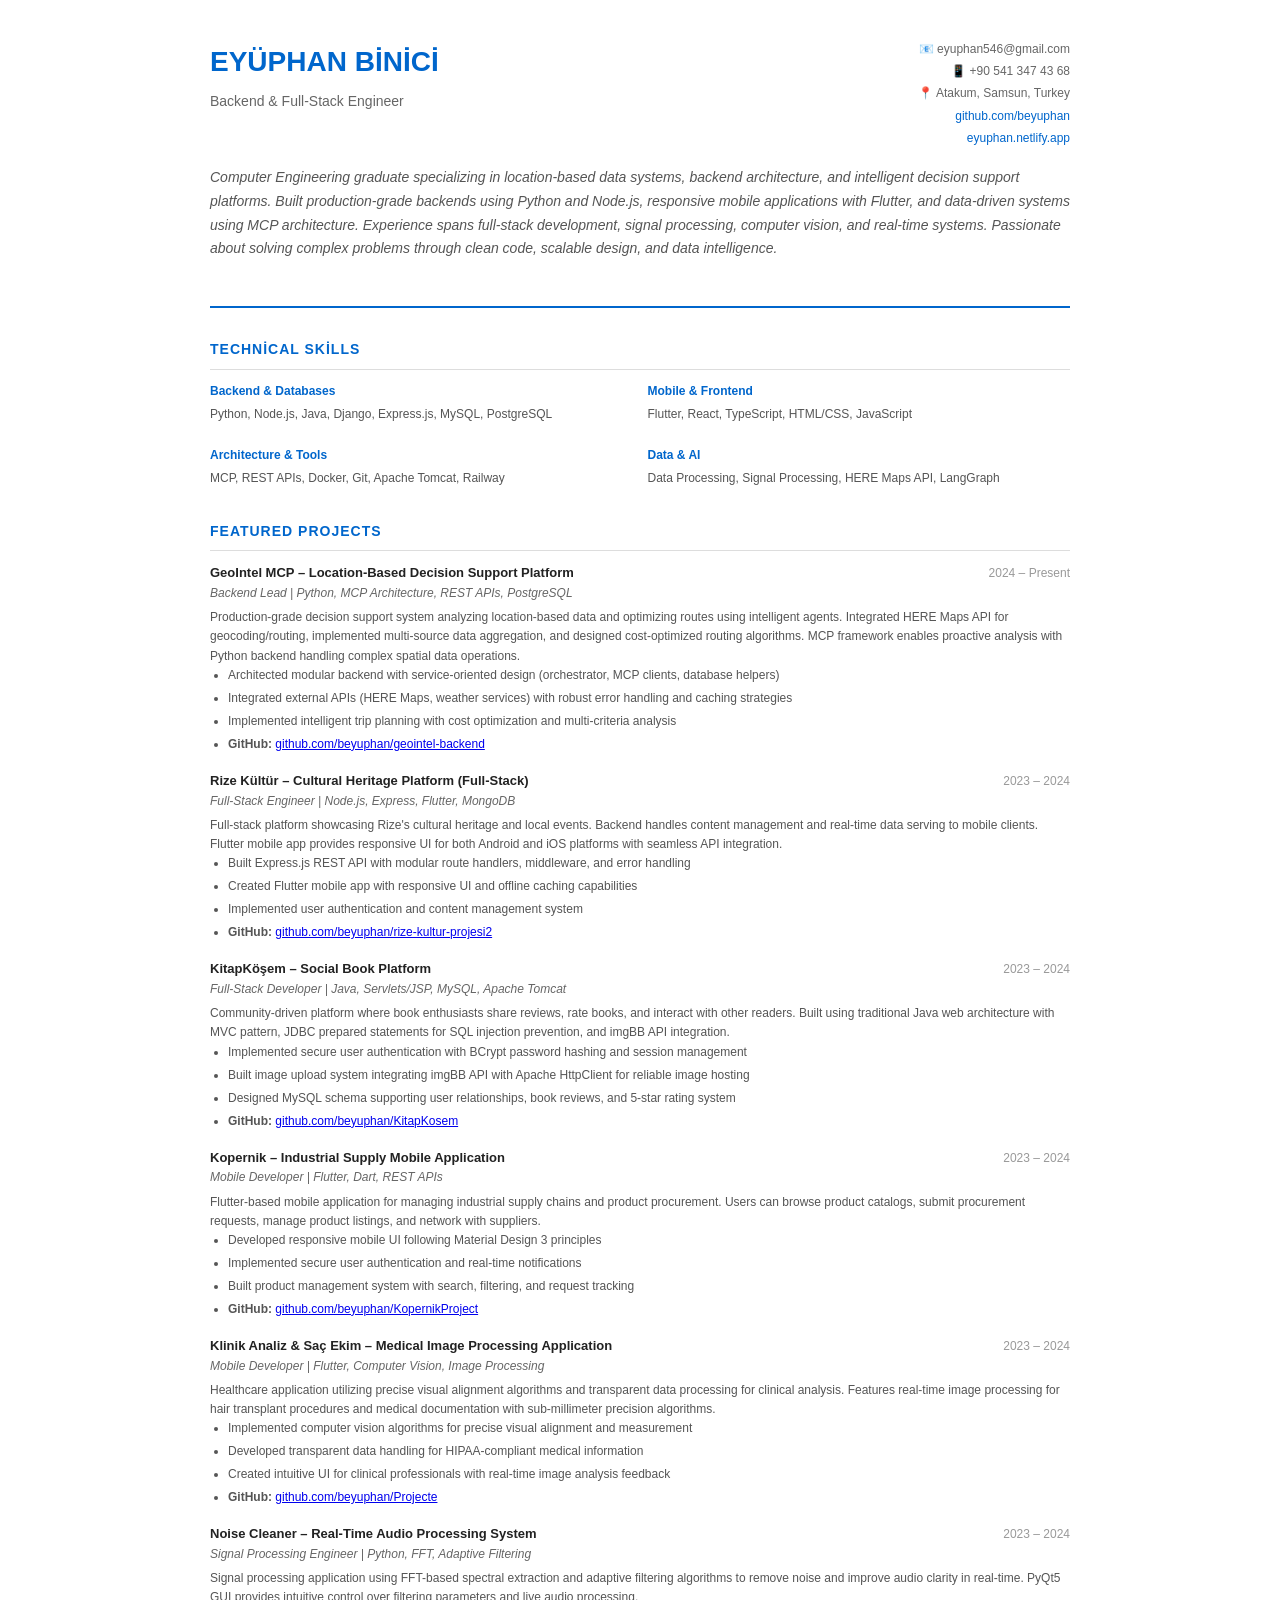
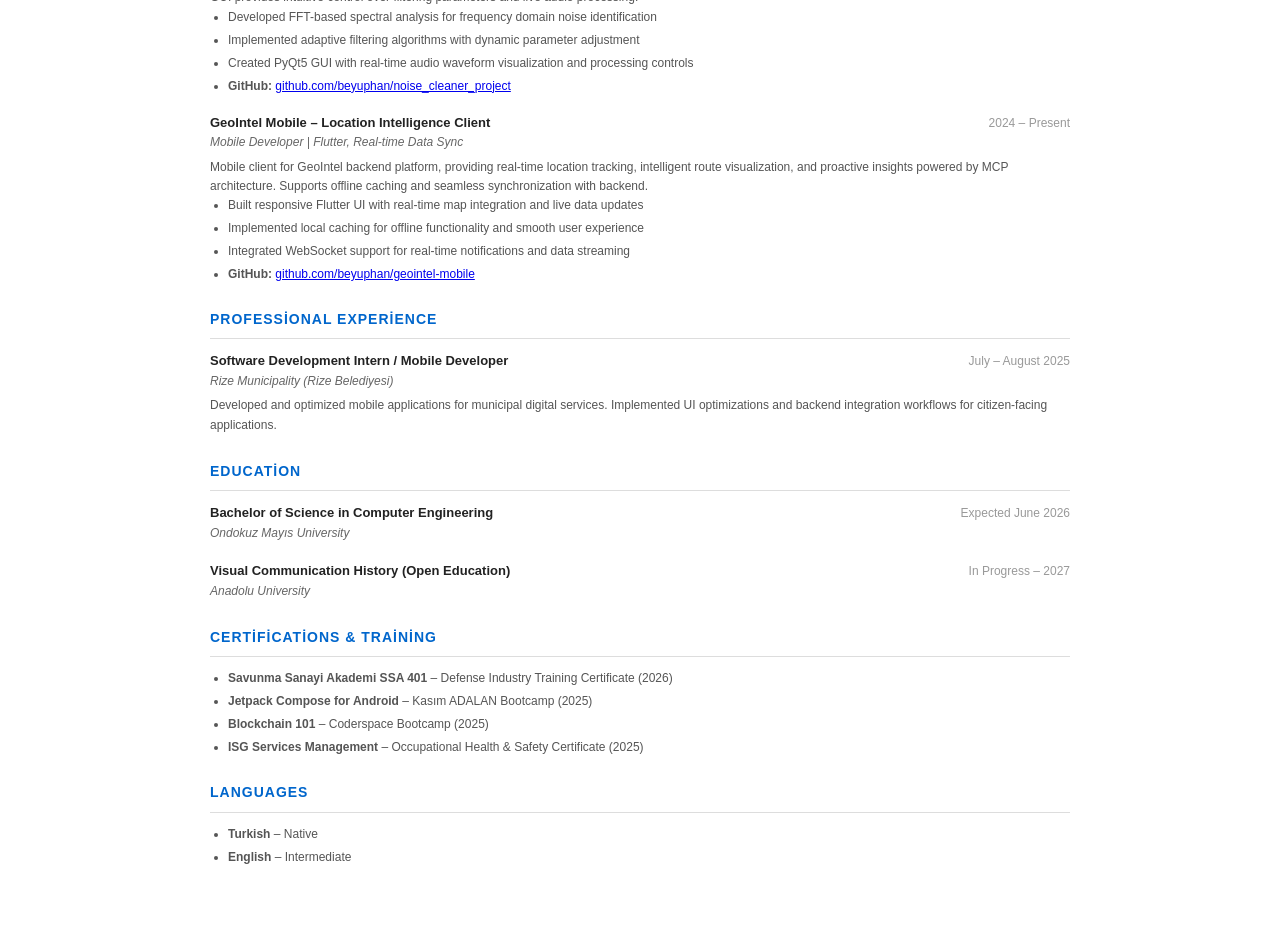
<file: cv.html>
<!DOCTYPE html>
<html lang="tr">
<head>
    <meta charset="UTF-8">
    <meta name="viewport" content="width=device-width, initial-scale=1.0">
    <title>Eyüphan Binici - Backend Engineer</title>
    <style>
        * {
            margin: 0;
            padding: 0;
            box-sizing: border-box;
        }

        body {
            font-family: -apple-system, BlinkMacSystemFont, 'Segoe UI', Roboto, 'Helvetica Neue', Arial, sans-serif;
            line-height: 1.6;
            color: #333;
            background: white;
        }

        .container {
            max-width: 900px;
            margin: 0 auto;
            padding: 40px 20px;
        }

        header {
            margin-bottom: 30px;
            border-bottom: 2px solid #0066cc;
            padding-bottom: 20px;
        }

        .header-top {
            display: flex;
            justify-content: space-between;
            align-items: flex-start;
            margin-bottom: 15px;
        }

        h1 {
            font-size: 28px;
            font-weight: 700;
            color: #0066cc;
            margin-bottom: 5px;
        }

        .subtitle {
            font-size: 14px;
            color: #666;
            font-weight: 500;
        }

        .contact-info {
            font-size: 12px;
            color: #666;
            text-align: right;
        }

        .contact-info p {
            margin-bottom: 3px;
        }

        .contact-info a {
            color: #0066cc;
            text-decoration: none;
        }

        .contact-info a:hover {
            text-decoration: underline;
        }

        .summary {
            font-size: 14px;
            color: #555;
            font-style: italic;
            line-height: 1.7;
            margin-bottom: 25px;
        }

        section {
            margin-bottom: 25px;
        }

        h2 {
            font-size: 14px;
            font-weight: 700;
            color: #0066cc;
            text-transform: uppercase;
            letter-spacing: 1px;
            margin-bottom: 12px;
            padding-bottom: 8px;
            border-bottom: 1px solid #ddd;
        }

        .entry {
            margin-bottom: 18px;
        }

        .entry-header {
            display: flex;
            justify-content: space-between;
            align-items: baseline;
            margin-bottom: 5px;
        }

        .entry-title {
            font-weight: 600;
            font-size: 13px;
            color: #222;
        }

        .entry-subtitle {
            font-size: 12px;
            color: #666;
            font-style: italic;
        }

        .entry-date {
            font-size: 12px;
            color: #999;
            font-weight: 500;
        }

        .entry-description {
            font-size: 12px;
            color: #555;
            line-height: 1.6;
            margin-top: 4px;
        }

        .skills-grid {
            display: grid;
            grid-template-columns: repeat(2, 1fr);
            gap: 15px;
            font-size: 12px;
        }

        .skill-category {
            margin-bottom: 8px;
        }

        .skill-label {
            font-weight: 600;
            color: #0066cc;
            margin-bottom: 4px;
        }

        .skill-list {
            color: #555;
            line-height: 1.5;
        }

        .badge {
            display: inline-block;
            background: #f0f4f8;
            color: #0066cc;
            padding: 3px 8px;
            border-radius: 3px;
            margin-right: 5px;
            margin-bottom: 5px;
            font-size: 11px;
        }

        ul {
            margin-left: 18px;
            font-size: 12px;
            color: #555;
        }

        ul li {
            margin-bottom: 5px;
            line-height: 1.5;
        }

        @media print {
            body {
                padding: 0;
            }
            .container {
                padding: 20px;
                max-width: 100%;
            }
            header {
                margin-bottom: 20px;
            }
        }

        @media (max-width: 600px) {
            .header-top {
                flex-direction: column;
            }
            .contact-info {
                text-align: left;
                margin-top: 10px;
            }
            .skills-grid {
                grid-template-columns: 1fr;
            }
        }
    </style>
</head>
<body>
    <div class="container">
        <header>
            <div class="header-top">
                <div>
                    <h1>EYÜPHAN BİNİCİ</h1>
                    <p class="subtitle">Backend & Full-Stack Engineer</p>
                </div>
                <div class="contact-info">
                    <p>📧 eyuphan546@gmail.com</p>
                    <p>📱 +90 541 347 43 68</p>
                    <p>📍 Atakum, Samsun, Turkey</p>
                    <p><a href="https://github.com/beyuphan">github.com/beyuphan</a></p>
                    <p><a href="https://eyuphan.netlify.app">eyuphan.netlify.app</a></p>
                </div>
            </div>
            <p class="summary">
                Computer Engineering graduate specializing in location-based data systems, backend architecture, and intelligent decision support platforms.
                Built production-grade backends using Python and Node.js, responsive mobile applications with Flutter, and data-driven systems using MCP architecture.
                Experience spans full-stack development, signal processing, computer vision, and real-time systems. Passionate about solving complex problems through clean code, scalable design, and data intelligence.
            </p>
        </header>

        <!-- Technical Skills -->
        <section>
            <h2>Technical Skills</h2>
            <div class="skills-grid">
                <div class="skill-category">
                    <div class="skill-label">Backend & Databases</div>
                    <div class="skill-list">Python, Node.js, Java, Django, Express.js, MySQL, PostgreSQL</div>
                </div>
                <div class="skill-category">
                    <div class="skill-label">Mobile & Frontend</div>
                    <div class="skill-list">Flutter, React, TypeScript, HTML/CSS, JavaScript</div>
                </div>
                <div class="skill-category">
                    <div class="skill-label">Architecture & Tools</div>
                    <div class="skill-list">MCP, REST APIs, Docker, Git, Apache Tomcat, Railway</div>
                </div>
                <div class="skill-category">
                    <div class="skill-label">Data & AI</div>
                    <div class="skill-list">Data Processing, Signal Processing, HERE Maps API, LangGraph</div>
                </div>
            </div>
        </section>

        <!-- Featured Projects -->
        <section>
            <h2>Featured Projects</h2>

            <div class="entry">
                <div class="entry-header">
                    <div>
                        <div class="entry-title">GeoIntel MCP – Location-Based Decision Support Platform</div>
                        <div class="entry-subtitle">Backend Lead | Python, MCP Architecture, REST APIs, PostgreSQL</div>
                    </div>
                    <div class="entry-date">2024 – Present</div>
                </div>
                <div class="entry-description">
                    Production-grade decision support system analyzing location-based data and optimizing routes using intelligent agents.
                    Integrated HERE Maps API for geocoding/routing, implemented multi-source data aggregation, and designed cost-optimized routing algorithms.
                    MCP framework enables proactive analysis with Python backend handling complex spatial data operations.
                </div>
                <ul>
                    <li>Architected modular backend with service-oriented design (orchestrator, MCP clients, database helpers)</li>
                    <li>Integrated external APIs (HERE Maps, weather services) with robust error handling and caching strategies</li>
                    <li>Implemented intelligent trip planning with cost optimization and multi-criteria analysis</li>
                    <li><strong>GitHub:</strong> <a href="https://github.com/beyuphan/geointel-backend">github.com/beyuphan/geointel-backend</a></li>
                </ul>
            </div>

            <div class="entry">
                <div class="entry-header">
                    <div>
                        <div class="entry-title">Rize Kültür – Cultural Heritage Platform (Full-Stack)</div>
                        <div class="entry-subtitle">Full-Stack Engineer | Node.js, Express, Flutter, MongoDB</div>
                    </div>
                    <div class="entry-date">2023 – 2024</div>
                </div>
                <div class="entry-description">
                    Full-stack platform showcasing Rize's cultural heritage and local events. Backend handles content management and real-time data serving to mobile clients.
                    Flutter mobile app provides responsive UI for both Android and iOS platforms with seamless API integration.
                </div>
                <ul>
                    <li>Built Express.js REST API with modular route handlers, middleware, and error handling</li>
                    <li>Created Flutter mobile app with responsive UI and offline caching capabilities</li>
                    <li>Implemented user authentication and content management system</li>
                    <li><strong>GitHub:</strong> <a href="https://github.com/beyuphan/rize-kultur-projesi2">github.com/beyuphan/rize-kultur-projesi2</a></li>
                </ul>
            </div>

            <div class="entry">
                <div class="entry-header">
                    <div>
                        <div class="entry-title">KitapKöşem – Social Book Platform</div>
                        <div class="entry-subtitle">Full-Stack Developer | Java, Servlets/JSP, MySQL, Apache Tomcat</div>
                    </div>
                    <div class="entry-date">2023 – 2024</div>
                </div>
                <div class="entry-description">
                    Community-driven platform where book enthusiasts share reviews, rate books, and interact with other readers.
                    Built using traditional Java web architecture with MVC pattern, JDBC prepared statements for SQL injection prevention, and imgBB API integration.
                </div>
                <ul>
                    <li>Implemented secure user authentication with BCrypt password hashing and session management</li>
                    <li>Built image upload system integrating imgBB API with Apache HttpClient for reliable image hosting</li>
                    <li>Designed MySQL schema supporting user relationships, book reviews, and 5-star rating system</li>
                    <li><strong>GitHub:</strong> <a href="https://github.com/beyuphan/KitapKosem">github.com/beyuphan/KitapKosem</a></li>
                </ul>
            </div>

            <div class="entry">
                <div class="entry-header">
                    <div>
                        <div class="entry-title">Kopernik – Industrial Supply Mobile Application</div>
                        <div class="entry-subtitle">Mobile Developer | Flutter, Dart, REST APIs</div>
                    </div>
                    <div class="entry-date">2023 – 2024</div>
                </div>
                <div class="entry-description">
                    Flutter-based mobile application for managing industrial supply chains and product procurement.
                    Users can browse product catalogs, submit procurement requests, manage product listings, and network with suppliers.
                </div>
                <ul>
                    <li>Developed responsive mobile UI following Material Design 3 principles</li>
                    <li>Implemented secure user authentication and real-time notifications</li>
                    <li>Built product management system with search, filtering, and request tracking</li>
                    <li><strong>GitHub:</strong> <a href="https://github.com/beyuphan/KopernikProject">github.com/beyuphan/KopernikProject</a></li>
                </ul>
            </div>

            <div class="entry">
                <div class="entry-header">
                    <div>
                        <div class="entry-title">Klinik Analiz & Saç Ekim – Medical Image Processing Application</div>
                        <div class="entry-subtitle">Mobile Developer | Flutter, Computer Vision, Image Processing</div>
                    </div>
                    <div class="entry-date">2023 – 2024</div>
                </div>
                <div class="entry-description">
                    Healthcare application utilizing precise visual alignment algorithms and transparent data processing for clinical analysis.
                    Features real-time image processing for hair transplant procedures and medical documentation with sub-millimeter precision algorithms.
                </div>
                <ul>
                    <li>Implemented computer vision algorithms for precise visual alignment and measurement</li>
                    <li>Developed transparent data handling for HIPAA-compliant medical information</li>
                    <li>Created intuitive UI for clinical professionals with real-time image analysis feedback</li>
                    <li><strong>GitHub:</strong> <a href="https://github.com/beyuphan/Projecte">github.com/beyuphan/Projecte</a></li>
                </ul>
            </div>

            <div class="entry">
                <div class="entry-header">
                    <div>
                        <div class="entry-title">Noise Cleaner – Real-Time Audio Processing System</div>
                        <div class="entry-subtitle">Signal Processing Engineer | Python, FFT, Adaptive Filtering</div>
                    </div>
                    <div class="entry-date">2023 – 2024</div>
                </div>
                <div class="entry-description">
                    Signal processing application using FFT-based spectral extraction and adaptive filtering algorithms
                    to remove noise and improve audio clarity in real-time. PyQt5 GUI provides intuitive control over filtering parameters and live audio processing.
                </div>
                <ul>
                    <li>Developed FFT-based spectral analysis for frequency domain noise identification</li>
                    <li>Implemented adaptive filtering algorithms with dynamic parameter adjustment</li>
                    <li>Created PyQt5 GUI with real-time audio waveform visualization and processing controls</li>
                    <li><strong>GitHub:</strong> <a href="https://github.com/beyuphan/noise_cleaner_project">github.com/beyuphan/noise_cleaner_project</a></li>
                </ul>
            </div>

            <div class="entry">
                <div class="entry-header">
                    <div>
                        <div class="entry-title">GeoIntel Mobile – Location Intelligence Client</div>
                        <div class="entry-subtitle">Mobile Developer | Flutter, Real-time Data Sync</div>
                    </div>
                    <div class="entry-date">2024 – Present</div>
                </div>
                <div class="entry-description">
                    Mobile client for GeoIntel backend platform, providing real-time location tracking, intelligent route visualization,
                    and proactive insights powered by MCP architecture. Supports offline caching and seamless synchronization with backend.
                </div>
                <ul>
                    <li>Built responsive Flutter UI with real-time map integration and live data updates</li>
                    <li>Implemented local caching for offline functionality and smooth user experience</li>
                    <li>Integrated WebSocket support for real-time notifications and data streaming</li>
                    <li><strong>GitHub:</strong> <a href="https://github.com/beyuphan/geointel-mobile">github.com/beyuphan/geointel-mobile</a></li>
                </ul>
            </div>
        </section>

        <!-- Experience -->
        <section>
            <h2>Professional Experience</h2>

            <div class="entry">
                <div class="entry-header">
                    <div>
                        <div class="entry-title">Software Development Intern / Mobile Developer</div>
                        <div class="entry-subtitle">Rize Municipality (Rize Belediyesi)</div>
                    </div>
                    <div class="entry-date">July – August 2025</div>
                </div>
                <div class="entry-description">
                    Developed and optimized mobile applications for municipal digital services. Implemented UI optimizations
                    and backend integration workflows for citizen-facing applications.
                </div>
            </div>
        </section>

        <!-- Education -->
        <section>
            <h2>Education</h2>

            <div class="entry">
                <div class="entry-header">
                    <div>
                        <div class="entry-title">Bachelor of Science in Computer Engineering</div>
                        <div class="entry-subtitle">Ondokuz Mayıs University</div>
                    </div>
                    <div class="entry-date">Expected June 2026</div>
                </div>
            </div>

            <div class="entry">
                <div class="entry-header">
                    <div>
                        <div class="entry-title">Visual Communication History (Open Education)</div>
                        <div class="entry-subtitle">Anadolu University</div>
                    </div>
                    <div class="entry-date">In Progress – 2027</div>
                </div>
            </div>
        </section>

        <!-- Certifications -->
        <section>
            <h2>Certifications & Training</h2>
            <ul>
                <li><strong>Savunma Sanayi Akademi SSA 401</strong> – Defense Industry Training Certificate (2026)</li>
                <li><strong>Jetpack Compose for Android</strong> – Kasım ADALAN Bootcamp (2025)</li>
                <li><strong>Blockchain 101</strong> – Coderspace Bootcamp (2025)</li>
                <li><strong>ISG Services Management</strong> – Occupational Health & Safety Certificate (2025)</li>
            </ul>
        </section>

        <!-- Languages -->
        <section>
            <h2>Languages</h2>
            <ul>
                <li><strong>Turkish</strong> – Native</li>
                <li><strong>English</strong> – Intermediate</li>
            </ul>
        </section>
    </div>
</body>
</html>
</file>
